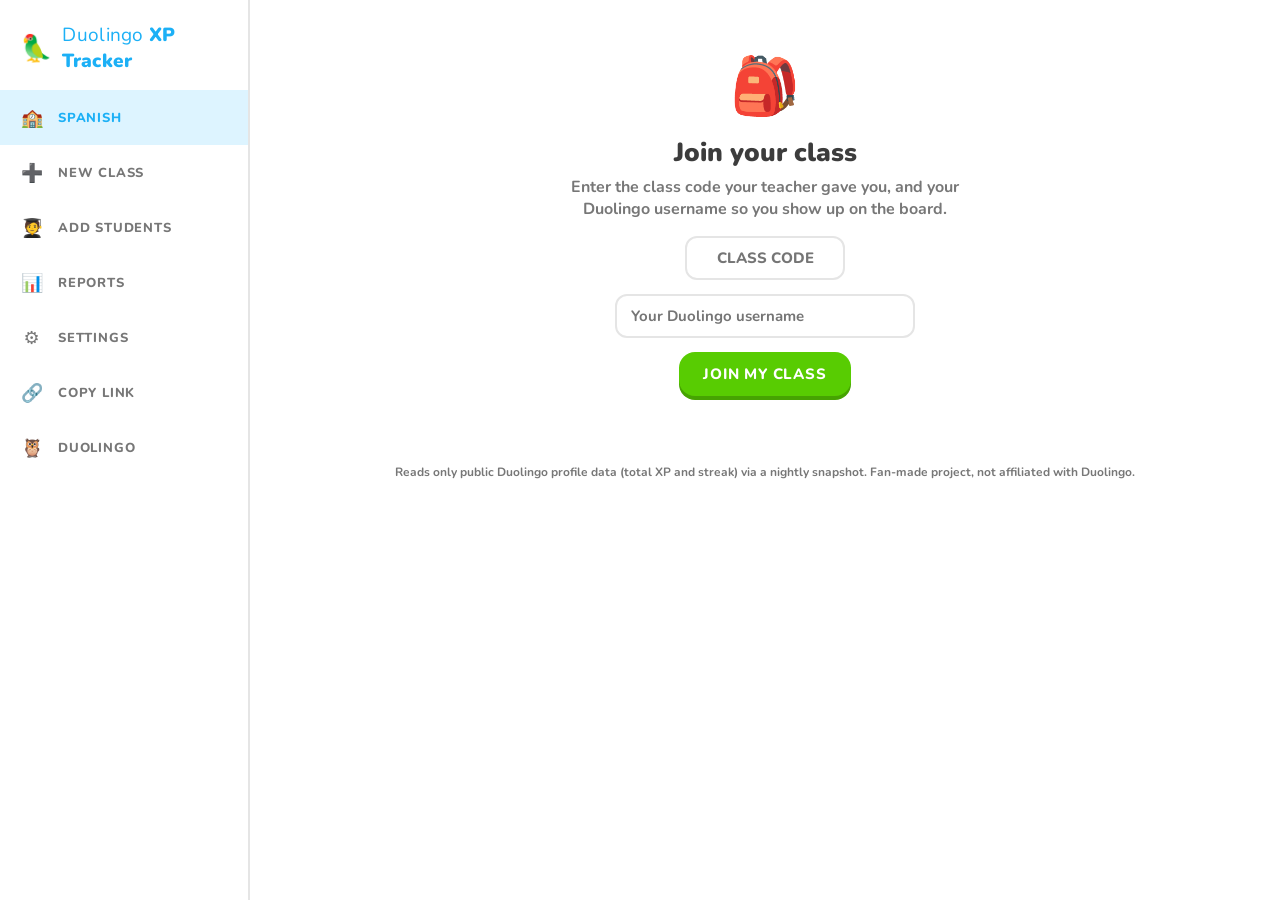
<file: index.html>
<!DOCTYPE html>
<html lang="en">
<head>
  <meta charset="UTF-8" />
  <meta name="viewport" content="width=device-width, initial-scale=1.0" />
  <meta http-equiv="refresh" content="0; url=tracker.html" />
  <link rel="canonical" href="tracker.html" />
  <title>Duolingo XP Tracker</title>
  <script>location.replace("tracker.html");</script>
</head>
<body>
  <p style="font-family:system-ui,-apple-system,sans-serif;padding:24px;">
    Opening the <a href="tracker.html">Duolingo XP Tracker</a>…
  </p>
</body>
</html>
</file>
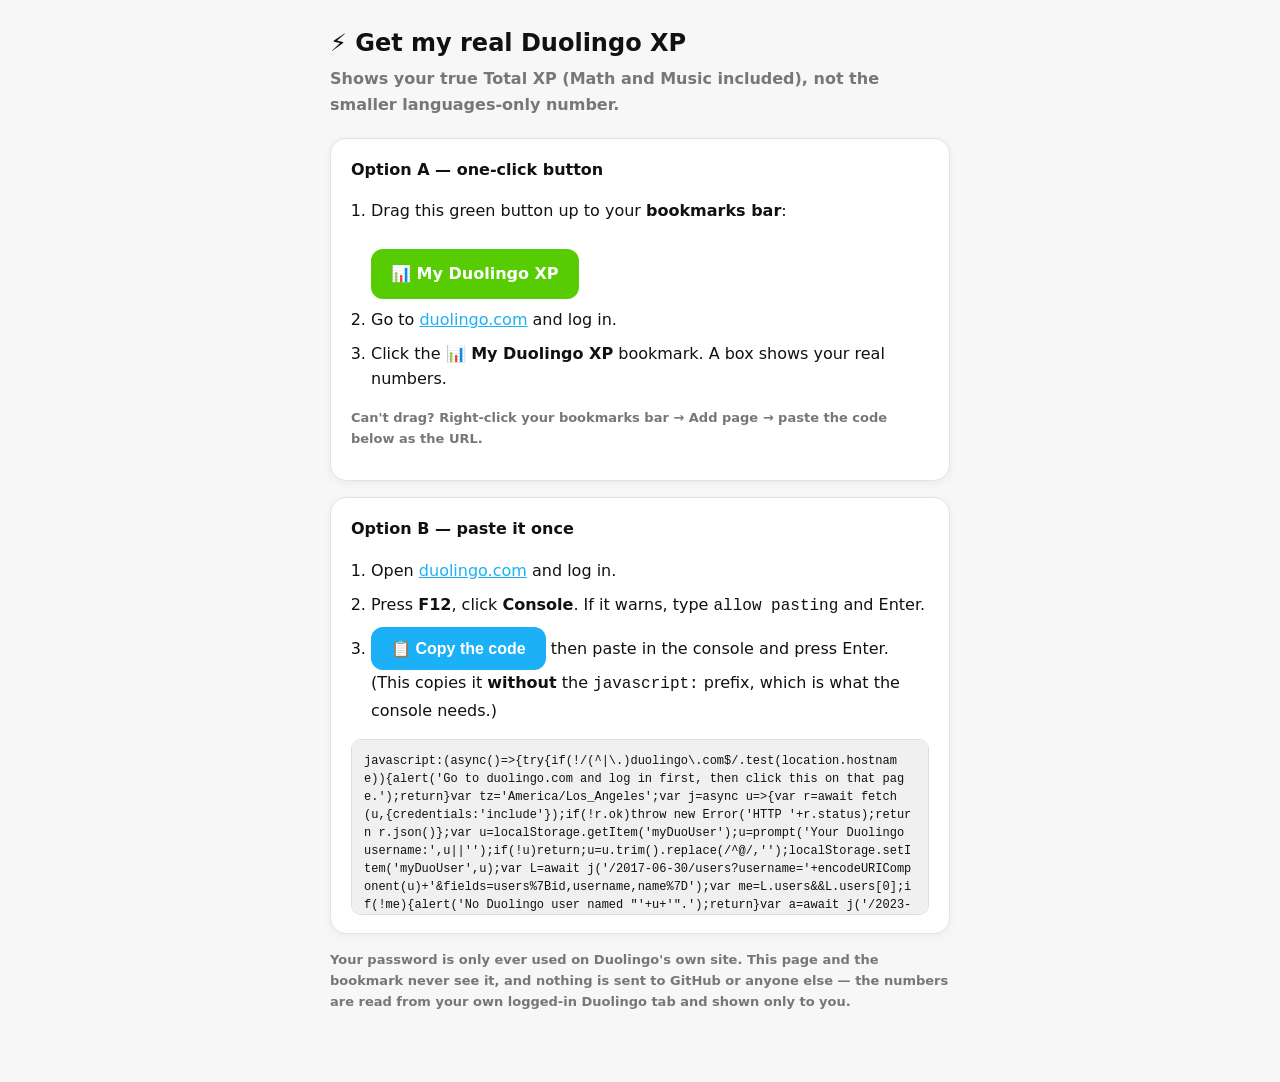
<file: myxp.html>
<!DOCTYPE html>
<html lang="en">
<head>
<meta charset="UTF-8" />
<meta name="viewport" content="width=device-width, initial-scale=1.0" />
<title>Get my real Duolingo XP</title>
<link rel="icon" href="data:image/svg+xml,<svg xmlns='http://www.w3.org/2000/svg' viewBox='0 0 100 100'><text y='.9em' font-size='90'>⚡</text></svg>" />
<style>
  :root { color-scheme: light dark; }
  body { margin: 0; font: 16px/1.6 system-ui, -apple-system, sans-serif; background: #f7f7f7; color: #111; }
  @media (prefers-color-scheme: dark) { body { background: #131313; color: #eee; } .card { background: #1e1e1e !important; } code, .code { background: #000 !important; color: #7ee787 !important; } }
  .wrap { max-width: 620px; margin: 0 auto; padding: 24px 18px 60px; }
  h1 { font-size: 24px; margin: 0 0 4px; }
  .sub { color: #777; font-weight: 700; margin: 0 0 20px; }
  .card { background: #fff; border: 1px solid #e3e3e3; border-radius: 16px; padding: 18px 20px; margin: 16px 0; box-shadow: 0 2px 10px rgba(0,0,0,.05); }
  .btn { display: inline-block; background: #58cc02; color: #fff !important; font-weight: 800; text-decoration: none; padding: 12px 20px; border-radius: 12px; border: 0; font-size: 16px; cursor: grab; }
  .btn.copy { background: #1cb0f6; cursor: pointer; }
  ol { padding-left: 20px; } li { margin: 8px 0; }
  .code { display: block; white-space: pre-wrap; word-break: break-all; background: #f0f0f0; border: 1px solid #ddd; border-radius: 10px; padding: 12px; font: 12px/1.5 ui-monospace, Menlo, monospace; max-height: 150px; overflow: auto; }
  .note { color: #777; font-size: 13px; font-weight: 700; }
  a.plain { color: #1cb0f6; }
</style>
</head>
<body>
<div class="wrap">
  <h1>⚡ Get my real Duolingo XP</h1>
  <p class="sub">Shows your true Total XP (Math and Music included), not the smaller languages-only number.</p>

  <div class="card">
    <p style="font-weight:800;margin-top:0;">Option A — one-click button</p>
    <ol>
      <li>Drag this green button up to your <b>bookmarks bar</b>:<br /><br />
        <a class="btn" id="bm" href="#">📊 My Duolingo XP</a>
      </li>
      <li>Go to <a class="plain" href="https://www.duolingo.com" target="_blank" rel="noopener">duolingo.com</a> and log in.</li>
      <li>Click the <b>📊 My Duolingo XP</b> bookmark. A box shows your real numbers.</li>
    </ol>
    <p class="note">Can't drag? Right-click your bookmarks bar → Add page → paste the code below as the URL.</p>
  </div>

  <div class="card">
    <p style="font-weight:800;margin-top:0;">Option B — paste it once</p>
    <ol>
      <li>Open <a class="plain" href="https://www.duolingo.com" target="_blank" rel="noopener">duolingo.com</a> and log in.</li>
      <li>Press <b>F12</b>, click <b>Console</b>. If it warns, type <code>allow pasting</code> and Enter.</li>
      <li><button class="btn copy" id="copy">📋 Copy the code</button> then paste in the console and press Enter. (This copies it <b>without</b> the <code>javascript:</code> prefix, which is what the console needs.)</li>
    </ol>
    <span class="code" id="src"></span>
  </div>

  <p class="note">Your password is only ever used on Duolingo's own site. This page and the bookmark never see it, and nothing is sent to GitHub or anyone else — the numbers are read from your own logged-in Duolingo tab and shown only to you.</p>
</div>

<script>
// The bookmarklet source, built once so the button, the URL, and the copy box
// all stay in sync. It reads the logged-in user's real Total XP, this week's XP
// (Mon–Sun Pacific) and streak from Duolingo's own endpoints and shows them.
var CORE = [
"(async()=>{try{",
"if(!/(^|\\.)duolingo\\.com$/.test(location.hostname)){alert('Go to duolingo.com and log in first, then click this on that page.');return}",
"var tz='America/Los_Angeles';",
"var j=async u=>{var r=await fetch(u,{credentials:'include'});if(!r.ok)throw new Error('HTTP '+r.status);return r.json()};",
"var u=localStorage.getItem('myDuoUser');u=prompt('Your Duolingo username:',u||'');if(!u)return;u=u.trim().replace(/^@/,'');localStorage.setItem('myDuoUser',u);",
"var L=await j('/2017-06-30/users?username='+encodeURIComponent(u)+'&fields=users%7Bid,username,name%7D');",
"var me=L.users&&L.users[0];if(!me){alert('No Duolingo user named \"'+u+'\".');return}",
"var a=await j('/2023-05-23/users/'+me.id+'?fields=name,totalXp,streak,courses%7Btitle,xp%7D');",
"if(typeof a.totalXp!=='number'){alert(\"Couldn't read your Total XP - make sure you're logged in to Duolingo in this tab.\");return}",
"var t=new Date().toLocaleDateString('en-CA',{timeZone:tz}),p=t.split('-').map(Number),mo=new Date(Date.UTC(p[0],p[1]-1,p[2]));mo.setUTCDate(mo.getUTCDate()-((mo.getUTCDay()+6)%7));var mon=mo.toISOString().slice(0,10),bk=new Date(Date.UTC(p[0],p[1]-1,p[2]));bk.setUTCDate(bk.getUTCDate()-13);var st=bk.toISOString().slice(0,10),wk=null;",
"try{var xs=await j('/2017-06-30/users/'+me.id+'/xp_summaries?startDate='+st+'&endDate='+t+'&timezone='+encodeURIComponent(tz));wk=0;(xs.summaries||[]).forEach(function(s){var d=new Date((s.date>1e12?s.date:s.date*1000)).toLocaleDateString('en-CA',{timeZone:tz});if(d>=mon)wk+=Number(s.gainedXp||0)})}catch(e){}",
"var co=(a.courses||[]).filter(c=>c.xp>0).sort((x,y)=>y.xp-x.xp).map(c=>c.title+' '+c.xp.toLocaleString()).join(' \\u00B7 ');",
"var b=document.createElement('div');b.style.cssText='position:fixed;top:20px;right:20px;z-index:2147483647;background:#fff;color:#111;border:3px solid #58cc02;border-radius:16px;padding:18px 20px;font:15px system-ui,sans-serif;box-shadow:0 8px 30px rgba(0,0,0,.25);max-width:320px';",
"b.innerHTML=\"<div style='font-weight:800;font-size:17px;margin-bottom:8px'>\"+(a.name||u)+\"</div><div>\\u26A1 <b>\"+a.totalXp.toLocaleString()+\"</b> Total XP</div>\"+(wk===null?'':\"<div>\\uD83D\\uDCC5 <b>\"+wk.toLocaleString()+\"</b> XP this week (Mon-Sun)</div>\")+\"<div>\\uD83D\\uDD25 <b>\"+(a.streak||0)+\"</b> day streak</div>\"+(co?\"<div style='color:#777;font-size:12px;margin-top:6px'>\"+co+\"</div>\":'')+\"<div style='margin-top:10px;text-align:right'><button style='border:0;background:#58cc02;color:#fff;font-weight:800;padding:6px 12px;border-radius:10px;cursor:pointer'>OK</button></div>\";",
"b.querySelector('button').onclick=function(){b.remove()};document.body.appendChild(b)",
"}catch(e){alert('Error: '+e.message+'. Make sure you are on duolingo.com and logged in.')}})();"
].join("");
var HREF = "javascript:" + CORE;
document.getElementById("bm").setAttribute("href", HREF);
document.getElementById("src").textContent = HREF;
document.getElementById("bm").addEventListener("click", function(e){ e.preventDefault(); alert("Don't click me here — drag me to your bookmarks bar, then click me while on duolingo.com."); });
document.getElementById("copy").addEventListener("click", async function(){
  try { await navigator.clipboard.writeText(CORE); this.textContent = "✅ Copied — paste in the console"; }
  catch (e) { this.textContent = "Select the code below and copy it"; }
});
</script>
</body>
</html>
</file>
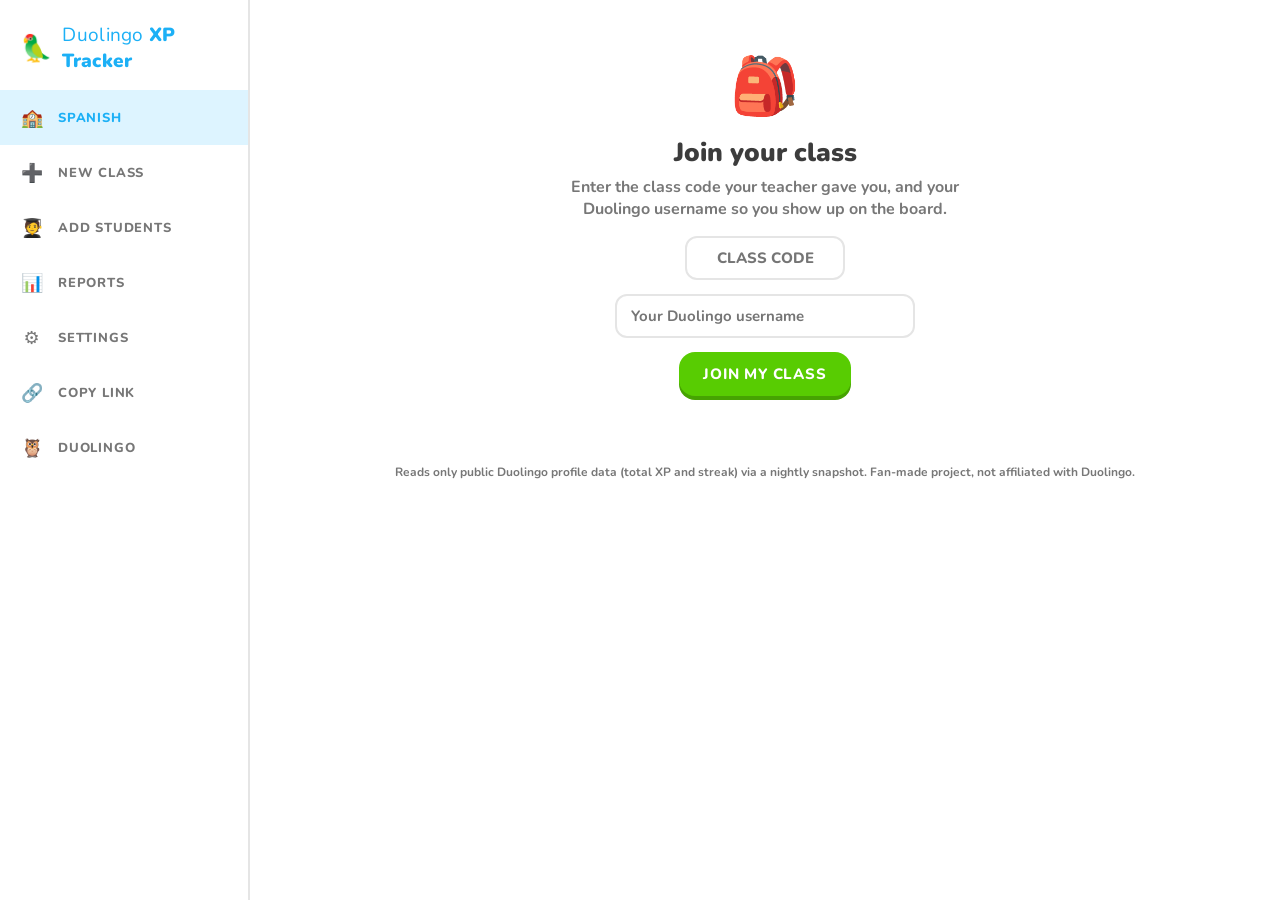
<file: tracker.html>
<!DOCTYPE html>
<html lang="en">
<head>
  <meta charset="UTF-8" />
  <meta name="viewport" content="width=device-width, initial-scale=1.0" />
  <title>Duolingo XP Tracker</title>
  <link rel="icon" href="data:image/svg+xml,<svg xmlns='http://www.w3.org/2000/svg' viewBox='0 0 100 100'><text y='.9em' font-size='90'>📈</text></svg>" />
  <link rel="manifest" href="manifest.json" />
  <meta name="theme-color" content="#58cc02" />
  <link rel="preconnect" href="https://fonts.googleapis.com" />
  <link rel="preconnect" href="https://fonts.gstatic.com" crossorigin />
  <link href="https://fonts.googleapis.com/css2?family=Nunito:wght@400;700;800;900&display=swap" rel="stylesheet" />
  <link rel="stylesheet" href="css/styles.css" />
  <style>
    .muted { color: var(--ink-soft); font-weight: 700; }
    .setup ol { margin: 12px 0 0 22px; font-weight: 700; line-height: 1.9; }
    .setup code { background: var(--bg-soft); border: 1px solid var(--line); border-radius: 6px; padding: 1px 6px; font-size: 13px; }
  </style>
</head>
<body>
  <div class="app-shell">
    <aside class="sidebar">
      <div class="side-brand"><span style="font-size:26px;">🦜</span> <span>Duolingo <b>XP Tracker</b></span></div>
      <nav class="side-nav">
        <div id="side-classes"></div>
        <button class="side-item" id="new-class-btn"><span class="side-ico">➕</span> New class</button>
        <button class="side-item" data-goto="students-add"><span class="side-ico">🧑‍🎓</span> Add students</button>
        <button class="side-item" data-goto="reports"><span class="side-ico">📊</span> Reports</button>
        <button class="side-item" data-goto="settings"><span class="side-ico">⚙️</span> Settings</button>
        <button class="side-item" id="share-btn"><span class="side-ico">🔗</span> Copy link</button>
        <a class="side-item" href="https://www.duolingo.com" target="_blank" rel="noopener"><span class="side-ico">🦉</span> Duolingo</a>
      </nav>
    </aside>
    <main class="main-col">
      <div id="tracker-root">
        <div class="empty" style="margin:24px;">Loading tracker data…</div>
      </div>
      <footer class="site">
        Reads only public Duolingo profile data (total XP and streak) via a nightly snapshot.
        Fan-made project, not affiliated with Duolingo.
      </footer>
    </main>
  </div>

  <script src="js/tracker.js"></script>
</body>
</html>
</file>
<file: css/styles.css>
/* Duolingo for Schools 2.0 (unofficial remake) — original stylesheet */

:root {
  color-scheme: light;
  --green: #58cc02;
  --green-dark: #46a302;
  --green-pale: #d7ffb8;
  --blue: #1cb0f6;
  --blue-dark: #1899d6;
  --blue-pale: #ddf4ff;
  --red: #ff4b4b;
  --red-dark: #ea2b2b;
  --red-pale: #ffdfe0;
  --yellow: #ffc800;
  --purple: #ce82ff;
  --ink: #3c3c3c;
  --ink-soft: #777777;
  --line: #e5e5e5;
  --bg: #ffffff;
  --bg-soft: #f7f7f7;
  --gold-pale: #fff3c4;
  --gold-ink: #946f00;
  --gold-shadow: #d4a600;
  --highlight: #fff8dc;
  --disabled-ink: #afafaf;
  --disabled-shadow: #d8d8d8;
  --chart-bar: #46a302; /* contrast-checked vs light surface */
  --radius: 16px;
}

/* Automatic dark theme (follows the device setting) */
@media (prefers-color-scheme: dark) {
  :root {
    color-scheme: dark;
    --ink: #f1f7fb;
    --ink-soft: #9aa8b0;
    --line: #37464f;
    --bg: #131f24;
    --bg-soft: #202f36;
    --green-pale: #1d3410;
    --blue-pale: #0d2836;
    --red-pale: #3a171a;
    --gold-pale: #3a3210;
    --gold-ink: #ffd76a;
    --gold-shadow: #6b5a00;
    --highlight: #33300f;
    --disabled-ink: #6b7a82;
    --disabled-shadow: #0d1518;
    --chart-bar: #58cc02; /* 8:1 vs dark surface */
  }
}

* { box-sizing: border-box; margin: 0; padding: 0; }

body {
  font-family: "Nunito", "Segoe UI", system-ui, -apple-system, sans-serif;
  color: var(--ink);
  background: var(--bg);
  min-height: 100vh;
}

button { font-family: inherit; cursor: pointer; }
input, select { font-family: inherit; }

/* ---------- Header ---------- */

.topbar {
  display: flex;
  align-items: center;
  gap: 16px;
  padding: 12px 24px;
  border-bottom: 2px solid var(--line);
  position: sticky;
  top: 0;
  background: var(--bg);
  z-index: 10;
  flex-wrap: wrap;
}

.brand {
  display: flex;
  align-items: center;
  gap: 10px;
  font-weight: 900;
  font-size: 20px;
  color: var(--green);
  cursor: pointer;
  border: none;
  background: none;
}

.brand .mascot { font-size: 28px; }

.brand .tag {
  font-size: 11px;
  font-weight: 800;
  color: var(--ink-soft);
  background: var(--bg-soft);
  border: 1px solid var(--line);
  border-radius: 8px;
  padding: 2px 8px;
  text-transform: uppercase;
  letter-spacing: 0.5px;
}

.topbar .spacer { flex: 1; }

.mode-switch {
  display: flex;
  border: 2px solid var(--line);
  border-radius: 12px;
  overflow: hidden;
}

.mode-switch button {
  border: none;
  background: var(--bg);
  padding: 8px 18px;
  font-weight: 800;
  font-size: 14px;
  color: var(--ink-soft);
}

.mode-switch button.active {
  background: var(--blue-pale);
  color: var(--blue);
}

/* ---------- Buttons ---------- */

.btn {
  display: inline-block;
  border: none;
  border-radius: var(--radius);
  padding: 12px 24px;
  font-size: 15px;
  font-weight: 800;
  text-transform: uppercase;
  letter-spacing: 0.8px;
  color: #fff;
  background: var(--green);
  box-shadow: 0 4px 0 var(--green-dark);
  transition: filter 0.1s;
}

.btn:hover { filter: brightness(1.05); }
.btn:active { transform: translateY(4px); box-shadow: none; }

.btn:disabled {
  background: var(--line);
  color: var(--disabled-ink);
  box-shadow: 0 4px 0 var(--disabled-shadow);
  cursor: not-allowed;
}

.btn.blue { background: var(--blue); box-shadow: 0 4px 0 var(--blue-dark); }
.btn.red { background: var(--red); box-shadow: 0 4px 0 var(--red-dark); }

.btn.ghost {
  background: var(--bg);
  color: var(--blue);
  border: 2px solid var(--line);
  box-shadow: 0 4px 0 var(--line);
}

.btn.small { padding: 8px 14px; font-size: 13px; }

.linkish {
  border: none;
  background: none;
  color: var(--blue);
  font-weight: 800;
  font-size: 13px;
  text-transform: uppercase;
}

/* ---------- Layout ---------- */

.page {
  max-width: 1000px;
  margin: 0 auto;
  padding: 28px 20px 80px;
}

.page-head {
  display: flex;
  align-items: center;
  gap: 12px;
  flex-wrap: wrap;
  margin-bottom: 20px;
}

.page-head h1 { font-size: 26px; font-weight: 900; }
.page-head .sub { color: var(--ink-soft); font-size: 14px; width: 100%; }

.card {
  border: 2px solid var(--line);
  border-radius: var(--radius);
  padding: 20px;
  background: var(--bg);
}

.card.clickable { cursor: pointer; transition: transform 0.1s, border-color 0.1s; text-align: left; width: 100%; }
.card.clickable:hover { border-color: var(--blue); transform: translateY(-2px); }

.grid {
  display: grid;
  grid-template-columns: repeat(auto-fill, minmax(260px, 1fr));
  gap: 16px;
}

.stat-row {
  display: grid;
  grid-template-columns: repeat(auto-fit, minmax(150px, 1fr));
  gap: 12px;
  margin-bottom: 20px;
}

.stat {
  border: 2px solid var(--line);
  border-radius: var(--radius);
  padding: 14px;
  text-align: center;
}

.stat .num { font-size: 26px; font-weight: 900; }
.stat .lbl { font-size: 12px; font-weight: 800; text-transform: uppercase; color: var(--ink-soft); }

/* ---------- Tabs ---------- */

.tabs {
  display: flex;
  gap: 4px;
  border-bottom: 2px solid var(--line);
  margin-bottom: 20px;
  flex-wrap: wrap;
}

.tabs button {
  border: none;
  background: none;
  padding: 10px 18px;
  font-weight: 800;
  font-size: 14px;
  color: var(--ink-soft);
  border-bottom: 3px solid transparent;
  text-transform: uppercase;
  letter-spacing: 0.5px;
}

.tabs button.active { color: var(--blue); border-bottom-color: var(--blue); }

/* ---------- Tables ---------- */

.table-wrap { overflow-x: auto; border: 2px solid var(--line); border-radius: var(--radius); }

table { width: 100%; border-collapse: collapse; font-size: 14px; }

th, td { padding: 12px 14px; text-align: left; white-space: nowrap; }

th {
  font-size: 12px;
  text-transform: uppercase;
  letter-spacing: 0.5px;
  color: var(--ink-soft);
  background: var(--bg-soft);
}

tr + tr td { border-top: 1px solid var(--line); }

.cell-good { color: var(--green-dark); font-weight: 800; }
.cell-warn { color: var(--ink-soft); }

/* ---------- Chips / badges ---------- */

.chip {
  display: inline-block;
  border-radius: 999px;
  padding: 3px 10px;
  font-size: 12px;
  font-weight: 800;
  margin: 2px;
}

.chip.done { background: var(--green-pale); color: var(--green-dark); }
.chip.pending { background: var(--bg-soft); color: var(--ink-soft); border: 1px solid var(--line); }

.code-box {
  display: inline-block;
  font-size: 22px;
  font-weight: 900;
  letter-spacing: 4px;
  background: var(--blue-pale);
  color: var(--blue);
  border-radius: 12px;
  padding: 8px 18px;
}

/* ---------- Forms ---------- */

.form-row { display: flex; gap: 10px; flex-wrap: wrap; align-items: center; margin: 14px 0; }

.form-row input, .form-row select {
  border: 2px solid var(--line);
  border-radius: 12px;
  padding: 10px 14px;
  font-size: 15px;
  font-weight: 700;
  color: var(--ink);
  background: var(--bg);
}

.form-row input:focus, .form-row select:focus { outline: none; border-color: var(--blue); }

.form-row textarea {
  border: 2px solid var(--line);
  border-radius: 12px;
  padding: 10px 14px;
  font-size: 15px;
  font-weight: 700;
  color: var(--ink);
  background: var(--bg);
  font-family: inherit;
  line-height: 1.6;
}
.form-row textarea:focus { outline: none; border-color: var(--blue); }

/* ---------- Skill tree ---------- */

.skill-tree {
  display: grid;
  grid-template-columns: repeat(auto-fill, minmax(130px, 1fr));
  gap: 18px;
}

.skill-node {
  border: none;
  background: none;
  text-align: center;
  display: flex;
  flex-direction: column;
  align-items: center;
  gap: 6px;
}

.skill-node .bubble {
  width: 84px;
  height: 84px;
  border-radius: 50%;
  display: flex;
  align-items: center;
  justify-content: center;
  font-size: 36px;
  background: var(--bg-soft);
  border: 4px solid var(--line);
  box-shadow: 0 6px 0 var(--line);
  transition: transform 0.1s;
}

.skill-node:hover .bubble { transform: translateY(-2px); }

.skill-node.started .bubble { background: var(--green-pale); border-color: var(--green); box-shadow: 0 6px 0 var(--green-dark); }
.skill-node.maxed .bubble { background: var(--gold-pale); border-color: var(--yellow); box-shadow: 0 6px 0 var(--gold-shadow); }

.skill-node .name { font-weight: 800; font-size: 14px; }
.skill-node .crowns { font-size: 12px; color: var(--ink-soft); font-weight: 700; }

/* ---------- Student header ---------- */

.hud {
  display: flex;
  gap: 18px;
  align-items: center;
  flex-wrap: wrap;
  margin-bottom: 24px;
}

.hud .pill {
  display: flex;
  align-items: center;
  gap: 6px;
  font-weight: 900;
  font-size: 16px;
}

.assignment-card {
  display: flex;
  align-items: center;
  gap: 14px;
  border: 2px solid var(--line);
  border-radius: var(--radius);
  padding: 16px;
}

.assignment-card.overdue { border-color: var(--red); }
.assignment-card .icon { font-size: 32px; }
.assignment-card .meta { flex: 1; }
.assignment-card .meta .due { font-size: 13px; color: var(--ink-soft); font-weight: 700; }
.assignment-card .meta .due.late { color: var(--red); }

.section-title {
  font-size: 15px;
  font-weight: 900;
  text-transform: uppercase;
  letter-spacing: 1px;
  color: var(--ink-soft);
  margin: 26px 0 12px;
}

/* ---------- Lesson player ---------- */

.lesson-top {
  display: flex;
  align-items: center;
  gap: 16px;
  max-width: 700px;
  margin: 20px auto 0;
  padding: 0 20px;
}

.lesson-top .quit { border: none; background: none; font-size: 22px; color: var(--ink-soft); }

.progress-track {
  flex: 1;
  height: 14px;
  background: var(--line);
  border-radius: 999px;
  overflow: hidden;
}

.progress-fill {
  height: 100%;
  background: var(--green);
  border-radius: 999px;
  transition: width 0.3s;
}

.hearts { font-weight: 900; color: var(--red); font-size: 16px; white-space: nowrap; }

.lesson-body { max-width: 700px; margin: 0 auto; padding: 30px 20px 160px; }

.exercise-kind {
  font-size: 13px;
  font-weight: 900;
  text-transform: uppercase;
  letter-spacing: 1px;
  color: var(--purple);
  margin-bottom: 8px;
}

.prompt { font-size: 24px; font-weight: 900; margin-bottom: 24px; }
.prompt .speak { font-size: 20px; margin-right: 8px; }

.speak-btn {
  border: none;
  background: var(--blue-pale);
  color: var(--blue);
  border-radius: 10px;
  font-size: 20px;
  padding: 2px 10px;
  margin-right: 10px;
  cursor: pointer;
  vertical-align: middle;
}
.speak-btn:hover { filter: brightness(0.95); }
.speak-btn.big { font-size: 34px; padding: 8px 20px; margin-right: 12px; }

.confetti { position: fixed; inset: 0; pointer-events: none; overflow: hidden; z-index: 5; }
.confetti span { position: absolute; top: -40px; animation: confetti-fall 2.8s ease-in forwards; }
@keyframes confetti-fall { to { transform: translateY(110vh) rotate(560deg); opacity: 0.4; } }

.options { display: grid; gap: 10px; }

.option {
  border: 2px solid var(--line);
  border-radius: 12px;
  background: var(--bg);
  padding: 14px 16px;
  font-size: 17px;
  font-weight: 700;
  text-align: left;
  box-shadow: 0 3px 0 var(--line);
}

.option:not(:disabled):hover { background: var(--bg-soft); }
.option.selected { border-color: var(--blue); background: var(--blue-pale); color: var(--blue-dark); box-shadow: 0 3px 0 var(--blue); }
.option.correct { border-color: var(--green); background: var(--green-pale); color: var(--green-dark); box-shadow: 0 3px 0 var(--green); }
.option.wrong { border-color: var(--red); background: var(--red-pale); color: var(--red-dark); box-shadow: 0 3px 0 var(--red); }

.type-input {
  width: 100%;
  border: 2px solid var(--line);
  border-radius: 12px;
  background: var(--bg-soft);
  padding: 16px;
  font-size: 17px;
  font-weight: 700;
}

.type-input:focus { outline: none; border-color: var(--blue); }

.bank-answer {
  min-height: 58px;
  border-bottom: 2px solid var(--line);
  border-top: 2px solid var(--line);
  padding: 10px 4px;
  display: flex;
  flex-wrap: wrap;
  gap: 8px;
  margin-bottom: 22px;
}

.bank-pool { display: flex; flex-wrap: wrap; gap: 8px; }

.token {
  border: 2px solid var(--line);
  border-radius: 12px;
  background: var(--bg);
  padding: 8px 14px;
  font-size: 16px;
  font-weight: 700;
  box-shadow: 0 3px 0 var(--line);
}

.token.used { visibility: hidden; }

.match-grid { display: grid; grid-template-columns: 1fr 1fr; gap: 10px; max-width: 480px; }

.match-btn {
  border: 2px solid var(--line);
  border-radius: 12px;
  background: var(--bg);
  padding: 14px;
  font-size: 16px;
  font-weight: 700;
  box-shadow: 0 3px 0 var(--line);
}

.match-btn.selected { border-color: var(--blue); background: var(--blue-pale); }
.match-btn.matched { border-color: var(--green); background: var(--green-pale); color: var(--green-dark); pointer-events: none; opacity: 0.7; }
.match-btn.shake { animation: shake 0.3s; border-color: var(--red); }

@keyframes shake {
  0%, 100% { transform: translateX(0); }
  25% { transform: translateX(-5px); }
  75% { transform: translateX(5px); }
}

/* ---------- Lesson footer ---------- */

.lesson-footer {
  position: fixed;
  bottom: 0;
  left: 0;
  right: 0;
  border-top: 2px solid var(--line);
  background: var(--bg);
  padding: 18px 20px;
}

.lesson-footer.good { background: var(--green-pale); border-top-color: var(--green); }
.lesson-footer.bad { background: var(--red-pale); border-top-color: var(--red); }

.lesson-footer .inner {
  max-width: 700px;
  margin: 0 auto;
  display: flex;
  align-items: center;
  gap: 16px;
  flex-wrap: wrap;
}

.lesson-footer .msg { flex: 1; min-width: 200px; }
.lesson-footer .msg .headline { font-size: 20px; font-weight: 900; }
.lesson-footer.good .msg { color: var(--green-dark); }
.lesson-footer.bad .msg { color: var(--red-dark); }
.lesson-footer .msg .detail { font-size: 15px; font-weight: 700; }

/* ---------- Completion screens ---------- */

.finish {
  max-width: 560px;
  margin: 60px auto;
  text-align: center;
  padding: 0 20px;
}

.finish .big { font-size: 72px; }
.finish h1 { font-size: 30px; font-weight: 900; margin: 12px 0 6px; }
.finish p { color: var(--ink-soft); font-weight: 700; margin-bottom: 24px; }

.finish .stat-row { max-width: 380px; margin: 0 auto 28px; }

/* ---------- Picker ---------- */

.picker-list { display: grid; grid-template-columns: repeat(auto-fill, minmax(220px, 1fr)); gap: 12px; }

.picker-card {
  display: flex;
  align-items: center;
  gap: 12px;
  border: 2px solid var(--line);
  border-radius: var(--radius);
  background: var(--bg);
  padding: 14px;
  font-size: 16px;
  font-weight: 800;
  text-align: left;
}

.picker-card:hover { border-color: var(--blue); }
.picker-card .avatar { font-size: 30px; }
.picker-card .cls { display: block; font-size: 12px; color: var(--ink-soft); font-weight: 700; }

.empty {
  border: 2px dashed var(--line);
  border-radius: var(--radius);
  padding: 30px;
  text-align: center;
  color: var(--ink-soft);
  font-weight: 700;
}

/* ---------- Daily XP chart ---------- */

.xp-bar { fill: var(--chart-bar); transition: filter 0.1s; cursor: default; }
.xp-bar:hover { filter: brightness(1.25); }

/* ---------- Profile links (tracker) ---------- */

.profile-link { color: inherit; text-decoration: none; border-bottom: 1px dashed var(--ink-soft); }
.profile-link:hover { color: var(--blue); border-bottom-color: var(--blue); }

/* ---------- Collapsible sections ---------- */

details.collapser > summary {
  cursor: pointer;
  font-weight: 900;
  font-size: 16px;
  list-style: none;
  user-select: none;
}
details.collapser > summary::-webkit-details-marker { display: none; }
details.collapser > summary::after { content: "▾"; float: right; color: var(--ink-soft); }
details.collapser[open] > summary::after { content: "▴"; }

/* ---------- Dashboard shell: sidebar + main ---------- */

.app-shell { display: flex; min-height: 100vh; }

.sidebar {
  width: 250px;
  flex: 0 0 250px;
  border-right: 2px solid var(--line);
  background: var(--bg);
}

.side-brand {
  display: flex;
  align-items: center;
  gap: 10px;
  padding: 22px 20px 16px;
  font-size: 19px;
  font-weight: 400;
  color: var(--blue);
  letter-spacing: 0.3px;
}
.side-brand b { font-weight: 900; }

.side-nav { display: flex; flex-direction: column; }

.side-item {
  display: flex;
  align-items: center;
  gap: 14px;
  width: 100%;
  padding: 15px 20px;
  border: none;
  background: none;
  color: var(--ink-soft);
  font-weight: 800;
  font-size: 13px;
  letter-spacing: 0.8px;
  text-transform: uppercase;
  text-align: left;
  text-decoration: none;
  cursor: pointer;
  border-top: 1px solid transparent;
}
.side-item:hover { background: var(--bg-soft); }
.side-item.active { background: var(--blue-pale); color: var(--blue); }
.side-ico { font-size: 18px; width: 24px; text-align: center; }

.main-col { flex: 1; min-width: 0; }

.class-head {
  display: flex;
  align-items: center;
  gap: 14px;
  padding: 26px 28px 0;
}
.class-head .class-ico { font-size: 34px; }
.class-head h1 { font-size: 30px; font-weight: 900; }

.main-tabs { padding: 0 28px; margin-top: 10px; }

.tabpane { padding: 20px 28px 60px; }
.tabpane[hidden] { display: none; }

/* welcome checklist (empty class) */
.check-steps { max-width: 460px; margin: 20px auto 0; text-align: left; }
.check-step { display: flex; gap: 16px; align-items: flex-start; position: relative; padding-bottom: 30px; }
.check-step:not(:last-child)::before {
  content: "";
  position: absolute;
  left: 21px;
  top: 44px;
  bottom: 0;
  width: 2px;
  background: var(--line);
}
.check-dot {
  width: 44px;
  height: 44px;
  flex: 0 0 44px;
  border-radius: 50%;
  display: flex;
  align-items: center;
  justify-content: center;
  font-weight: 900;
  font-size: 18px;
}
.check-dot.done { background: var(--green); color: #fff; }
.check-dot.todo { background: var(--blue-pale); color: var(--blue); }
.check-step h3 { font-size: 18px; font-weight: 900; margin-top: 8px; }
.check-step p { color: var(--ink-soft); font-weight: 700; font-size: 15px; margin-top: 4px; }

@media (max-width: 760px) {
  .app-shell { flex-direction: column; }
  .sidebar { width: 100%; flex: none; border-right: none; border-bottom: 2px solid var(--line); }
  .side-brand { padding: 14px 16px 6px; }
  .side-nav { flex-direction: row; flex-wrap: wrap; }
  .side-item { width: auto; padding: 10px 12px; }
  .class-head, .main-tabs { padding-left: 14px; padding-right: 14px; }
  .tabpane { padding: 16px 14px 60px; }
}

/* ---------- Podium leaderboard ---------- */

.lb-toggle { margin-bottom: 18px; display: inline-flex; }

.podium { display: flex; align-items: flex-end; justify-content: center; gap: 14px; margin: 8px 0 22px; }
.podium .slot { flex: 1; max-width: 170px; text-align: center; }

.podium .avatar-circle {
  width: 64px;
  height: 64px;
  border-radius: 50%;
  display: flex;
  align-items: center;
  justify-content: center;
  font-size: 26px;
  font-weight: 900;
  margin: 0 auto 8px;
  background: var(--blue-pale);
  color: var(--blue-dark);
  border: 3px solid var(--blue);
}

.podium .who { font-weight: 900; font-size: 15px; overflow-wrap: anywhere; }
.podium .score { font-weight: 800; color: var(--ink-soft); font-size: 13px; margin-bottom: 8px; }

.podium .stand {
  border-radius: 12px 12px 0 0;
  font-size: 28px;
  font-weight: 900;
  color: #fff;
  display: flex;
  align-items: center;
  justify-content: center;
}

.podium .first .stand { height: 96px; background: var(--yellow); }
.podium .second .stand { height: 72px; background: #b7bdc4; }
.podium .third .stand { height: 56px; background: #d29b6c; }
.podium .first .avatar-circle { border-color: var(--yellow); background: var(--gold-pale); color: var(--gold-ink); }

.best { background: var(--highlight); }

.lb-list { border: 2px solid var(--line); border-radius: var(--radius); overflow: hidden; }
.lb-row { display: flex; align-items: center; gap: 12px; padding: 12px 16px; font-weight: 800; }
.lb-row + .lb-row { border-top: 1px solid var(--line); }
.lb-row .rank { width: 28px; color: var(--ink-soft); }
.lb-row .nm { flex: 1; overflow-wrap: anywhere; }
.lb-row .val { color: var(--green-dark); }

footer.site {
  text-align: center;
  padding: 20px;
  color: var(--ink-soft);
  font-size: 12px;
  font-weight: 700;
}

@media (max-width: 600px) {
  .topbar { padding: 10px 12px; }
  .brand { font-size: 16px; }
  .page { padding: 18px 12px 80px; }
}

/* ---------- Print (teacher reports from the tracker) ---------- */

@media print {
  :root { color-scheme: light; }
  body { background: #fff; color: #000; }
  .topbar, .sidebar, .main-tabs, #join-details, .lb-toggle, footer.site, #share-btn { display: none !important; }
  .tabpane[hidden] { display: block !important; } /* print every tab's content */
  details.collapser { border: none; padding: 0; }
  details.collapser > summary { display: none; } /* tracker.js opens collapsed sections on beforeprint */
  .card, .stat, .table-wrap, .lb-list, .assignment-card { border-color: #bbb; break-inside: avoid; }
  a { text-decoration: none; color: inherit; }
}
</file>
